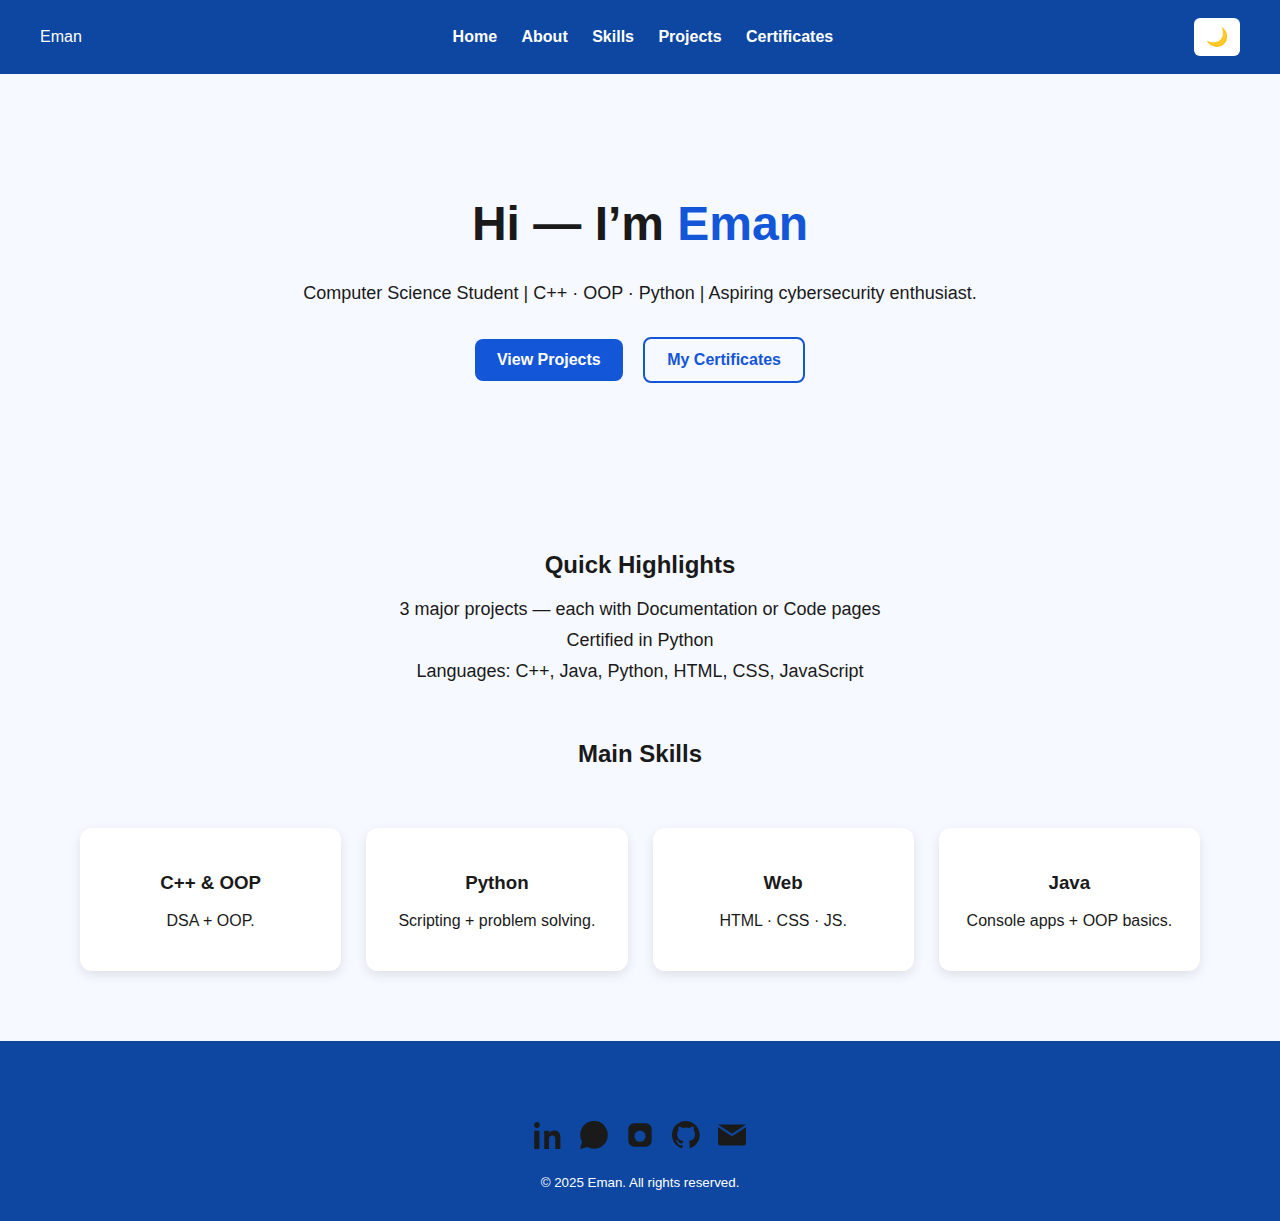
<file: index.html>
<!doctype html>
<html lang="en">
<head>
  <meta charset="utf-8" />
  <meta name="viewport" content="width=device-width,initial-scale=1" />
  <title>Eman — Portfolio</title>
  <link rel="stylesheet" href="style.css" />
</head>

<script>
  // apply saved theme on page load
  const savedTheme = localStorage.getItem("theme");
  if (savedTheme === "dark") {
    document.body.classList.add("dark");
  }

  // toggle button function
  function toggleTheme() {
    document.body.classList.toggle("dark");

    // save theme to localStorage
    if (document.body.classList.contains("dark")) {
      localStorage.setItem("theme", "dark");
    } else {
      localStorage.setItem("theme", "light");
    }
  }
</script>


<body>

  <!-- NAV / same on all pages -->
  <header class="nav">
    <div class="brand">Eman</div>

    <nav class="nav-links">
      <a href="index.html">Home</a>
      <a href="about-contact.html">About</a>
      <a href="skills.html">Skills</a>
      <a href="projects.html">Projects</a>
      <a href="certificates.html">Certificates</a>
    </nav>

    <div class="nav-actions">
      <button class="mode-toggle" aria-label="toggle theme">🌙</button>
 
    </div>
  </header>

  <main class="container">
    <section class="hero">
      <h1>Hi — I’m <span class="accent">Eman</span></h1>
      <p class="lead">Computer Science Student | C++ · OOP · Python | Aspiring cybersecurity enthusiast.</p>

      <div class="cta">
        <a class="btn" href="projects.html">View Projects</a>
        <a class="btn ghost" href="certificates.html">My Certificates</a>
      </div>
    </section>

    <section class="summary">
      <h2>Quick Highlights</h2>
      <ul>
        <li>3 major projects — each with Documentation or Code pages</li>
        <li>Certified in Python</li>
        <li>Languages: C++, Java, Python, HTML, CSS, JavaScript</li>
      </ul>
    </section>

    <section class="skills-preview">
      <h2>Main Skills</h2>
      <div class="skills-grid">
        <div class="skills-grid">
        <div class="skill"><h3>C++ & OOP</h3><p>DSA + OOP.</p></div>
        <div class="skill"><h3>Python</h3><p>Scripting + problem solving.</p></div>
        <div class="skill"><h3>Web</h3><p>HTML · CSS · JS.</p></div>
        <div class="skill"><h3>Java</h3><p>Console apps + OOP basics.</p></div>
      </div>
    </section>
  </main>

  <!-- FOOTER (same on all pages; inline SVG icons included) -->
  <footer class="site-footer">
    <div class="socials">
      <!-- LinkedIn -->
      <a href="https://www.linkedin.com/in/eman-arif-70a239331/?lipi=urn%3Ali%3Apage%3Ad_flagship3_feed%3BJZkjRzsESj6W%2F9R591qgaQ%3D%3D" target="_blank" aria-label="LinkedIn" class="icon">
        <svg viewBox="0 0 24 24" width="28" height="28"><path fill="currentColor" d="M4.98 3.5C4.98 5 3.9 6.12 2.44 6.12 1 6.12 0 5 0 3.52 0 2 1 0.88 2.44 0.88 3.9 0.88 4.98 2 4.98 3.5zM0.24 8.39h4.39V24H0.24V8.39zM8.78 8.39h4.21v2.11h.06c.59-1.12 2.05-2.3 4.22-2.3 4.51 0 5.34 2.97 5.34 6.83V24h-4.39v-7.46c0-1.78-.03-4.07-2.48-4.07-2.48 0-2.86 1.93-2.86 3.94V24H8.78V8.39z"/></svg>
      </a>
      <!-- WhatsApp -->
      <a href="https://wa.me/03180534404" target="_blank" aria-label="WhatsApp" class="icon">
        <svg viewBox="0 0 24 24" width="28" height="28"><path fill="currentColor" d="M20.52 3.48A11.72 11.72 0 0012.01 0C5.4 0 .18 5.22.18 11.83c0 2.08.55 4.11 1.6 5.9L0 24l6.47-1.64c1.74.95 3.74 1.46 5.54 1.46 6.61 0 11.83-5.22 11.83-11.83 0-3.17-1.24-6.14-3.32-8.41z"/></svg>
      </a>
      <!-- Instagram -->
      <a href="https://instagram.com/eman.arif._" target="_blank" aria-label="Instagram" class="icon">
        <svg viewBox="0 0 24 24" width="28" height="28"><path fill="currentColor" d="M7 2h10a5 5 0 015 5v10a5 5 0 01-5 5H7a5 5 0 01-5-5V7a5 5 0 015-5zm5 6.2A4.8 4.8 0 1016.8 13 4.8 4.8 0 0012 8.2zM18.5 6.2a1.2 1.2 0 11-1.2-1.2 1.2 1.2 0 011.2 1.2z"/></svg>
      </a>
      <!-- GitHub -->
      <a href="https://github.com/emanarif11" target="_blank" aria-label="GitHub" class="icon">
        <svg viewBox="0 0 24 24" width="28" height="28"><path fill="currentColor" d="M12 0a12 12 0 00-3.79 23.39c.6.11.82-.26.82-.58v-2.17c-3.34.72-4.04-1.61-4.04-1.61-.55-1.4-1.34-1.77-1.34-1.77-1.1-.75.08-.74.08-.74 1.21.08 1.85 1.25 1.85 1.25 1.08 1.84 2.84 1.31 3.54 1 .11-.78.42-1.31.76-1.61-2.67-.3-5.47-1.34-5.47-5.93 0-1.31.47-2.38 1.24-3.22-.12-.3-.54-1.53.12-3.18 0 0 1-.32 3.3 1.23a11.48 11.48 0 016 0c2.3-1.55 3.3-1.23 3.3-1.23.66 1.65.24 2.88.12 3.18.77.84 1.24 1.92 1.24 3.22 0 4.6-2.8 5.63-5.47 5.92.43.37.81 1.1.81 2.22v3.29c0 .32.22.7.83.58A12 12 0 0012 0z"/></svg>
      </a>
      <!-- Email -->
      <a href="mailto:emanarifcapr@gmail.com" aria-label="Email" class="icon">
        <svg viewBox="0 0 24 24" width="28" height="28"><path fill="currentColor" d="M12 13.065L0 5.25V19a2 2 0 002 2h20a2 2 0 002-2V5.25L12 13.064zM12 11L24 3H0l12 8z"/></svg>
      </a>
    </div>

    <small>© 2025 Eman. All rights reserved.</small>
  </footer>

  <!-- small JS for theme + mobile menu -->
  <script>
    // toggle theme
    document.querySelector('.mode-toggle').addEventListener('click', ()=> document.body.classList.toggle('dark'));

    // mobile menu: toggle nav-links display by adding/removing menu-open class on body
    document.querySelector('.menu-toggle').addEventListener('click', ()=> document.body.classList.toggle('menu-open'));

    // close menu when a nav link clicked (mobile)
    document.querySelectorAll('.nav-links a').forEach(a=>{
      a.addEventListener('click', ()=> document.body.classList.remove('menu-open'));
    });
  </script>
</body>
</html>
</file>
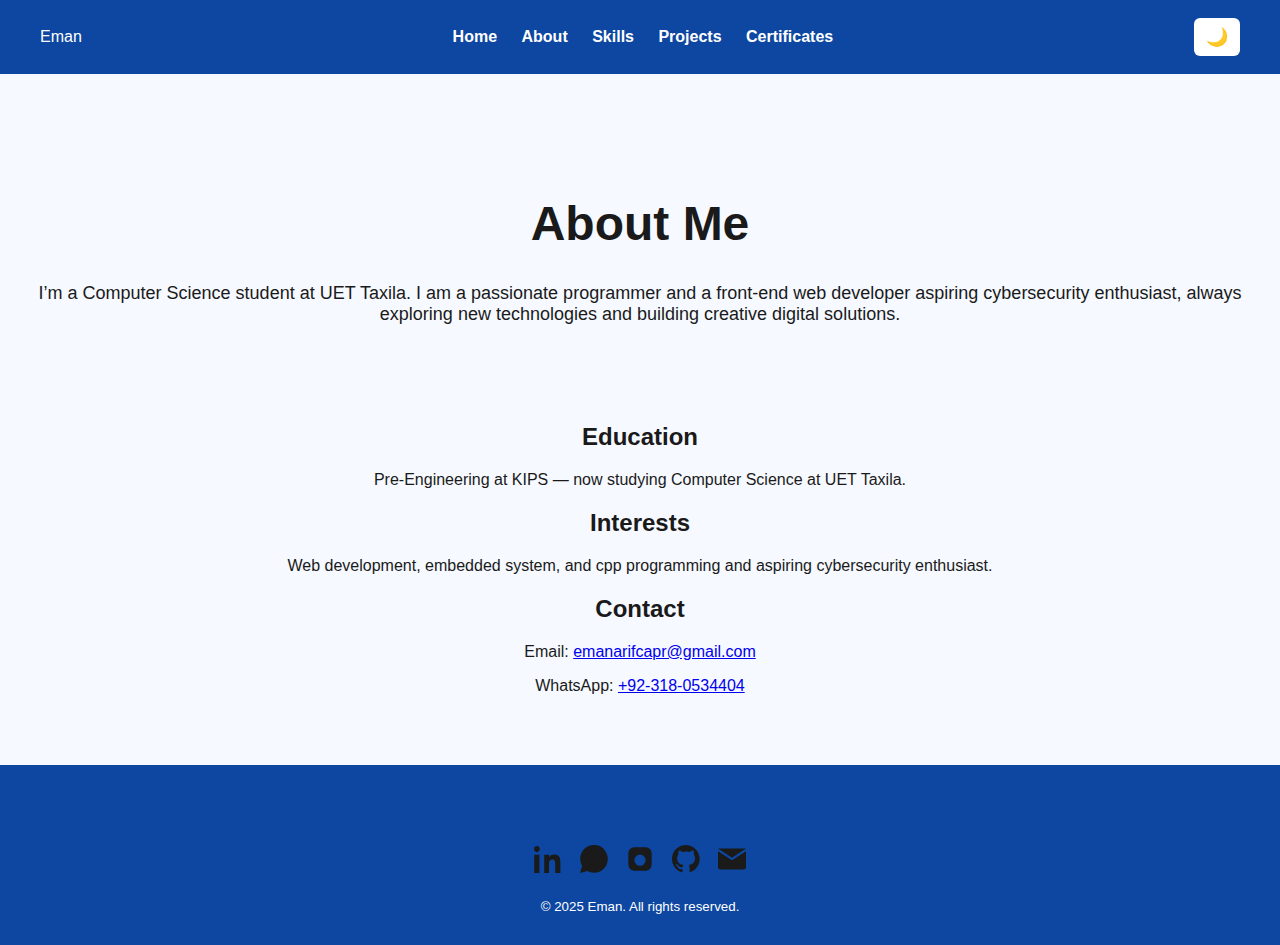
<file: about-contact.html>
<!doctype html>
<html lang="en">
<head>
  <meta charset="utf-8" />
  <meta name="viewport" content="width=device-width,initial-scale=1" />
  <title>About — Eman</title>
  <link rel="stylesheet" href="style.css" />
</head>

<script>
  // apply saved theme on page load
  const savedTheme = localStorage.getItem("theme");
  if (savedTheme === "dark") {
    document.body.classList.add("dark");
  }

  // toggle button function
  function toggleTheme() {
    document.body.classList.toggle("dark");

    // save theme to localStorage
    if (document.body.classList.contains("dark")) {
      localStorage.setItem("theme", "dark");
    } else {
      localStorage.setItem("theme", "light");
    }
  }
</script>

<body>

  <header class="nav">
    <div class="brand">Eman</div>

    <nav class="nav-links">
        
      <a href="index.html">Home</a>
      <a href="about-contact.html">About</a>
      <a href="skills.html">Skills</a>
      <a href="projects.html">Projects</a>
      <a href="certificates.html">Certificates</a>
    </nav>

    <div class="nav-actions">
      <button class="mode-toggle" aria-label="toggle theme">🌙</button>
      
    </div>
  </header>

  <main class="container">
    <section class="hero">
      <h1>About Me</h1>
      <p class="lead">I’m a Computer Science student at UET Taxila. I am a passionate programmer and a front-end web developer aspiring cybersecurity enthusiast, always exploring new technologies and building creative digital solutions.</p>
    </section>

    <section class="project-container">
      <h2>Education</h2>
      <p>Pre-Engineering at KIPS — now studying Computer Science at UET Taxila.</p>

      <h2>Interests</h2>
      <p>Web development, embedded system, and cpp programming and aspiring cybersecurity enthusiast.</p>
    </section>

    <section id="contact" class="project-container">
      <h2>Contact</h2>
      <p>Email: <a href="mailto:emanarifcapr@gmail.com">emanarifcapr@gmail.com</a></p>
      <p>WhatsApp: <a href="https://wa.me/03180534404">+92-318-0534404</a></p>
    </section>
  </main>

  <footer class="site-footer">
    <div class="socials">
      <!-- same icons as home -->
      <a href="https://https://www.linkedin.com/in/eman-arif-70a239331/?lipi=urn%3Ali%3Apage%3Ad_flagship3_feed%3BJZkjRzsESj6W%2F9R591qgaQ%3D%3D" target="_blank" class="icon"><svg viewBox="0 0 24 24" width="28" height="28"><path fill="currentColor" d="M4.98 3.5C4.98 5 3.9 6.12 2.44 6.12 1 6.12 0 5 0 3.52 0 2 1 0.88 2.44 0.88 3.9 0.88 4.98 2 4.98 3.5zM0.24 8.39h4.39V24H0.24V8.39zM8.78 8.39h4.21v2.11h.06c.59-1.12 2.05-2.3 4.22-2.3 4.51 0 5.34 2.97 5.34 6.83V24h-4.39v-7.46c0-1.78-.03-4.07-2.48-4.07-2.48 0-2.86 1.93-2.86 3.94V24H8.78V8.39z"/></svg></a>
      <a href="https://wa.me/03180534404" target="_blank" class="icon"><svg viewBox="0 0 24 24" width="28" height="28"><path fill="currentColor" d="M20.52 3.48A11.72 11.72 0 0012.01 0C5.4 0 .18 5.22.18 11.83c0 2.08.55 4.11 1.6 5.9L0 24l6.47-1.64c1.74.95 3.74 1.46 5.54 1.46 6.61 0 11.83-5.22 11.83-11.83 0-3.17-1.24-6.14-3.32-8.41z"/></svg></a>
        <!-- Instagram -->
      <a href="https://instagram.com/eman.arif._" target="_blank" aria-label="Instagram" class="icon">
        <svg viewBox="0 0 24 24" width="28" height="28"><path fill="currentColor" d="M7 2h10a5 5 0 015 5v10a5 5 0 01-5 5H7a5 5 0 01-5-5V7a5 5 0 015-5zm5 6.2A4.8 4.8 0 1016.8 13 4.8 4.8 0 0012 8.2zM18.5 6.2a1.2 1.2 0 11-1.2-1.2 1.2 1.2 0 011.2 1.2z"/></svg>
      </a>
      <a href="https://github.com/emanarif11" target="_blank" class="icon"><svg viewBox="0 0 24 24" width="28" height="28"><path fill="currentColor" d="M12 0a12 12 0 00-3.79 23.39c.6.11.82-.26.82-.58v-2.17c-3.34.72-4.04-1.61-4.04-1.61-.55-1.4-1.34-1.77-1.34-1.77-1.1-.75.08-.74.08-.74 1.21.08 1.85 1.25 1.85 1.25 1.08 1.84 2.84 1.31 3.54 1 .11-.78.42-1.31.76-1.61-2.67-.3-5.47-1.34-5.47-5.93 0-1.31.47-2.38 1.24-3.22-.12-.3-.54-1.53.12-3.18 0 0 1-.32 3.3 1.23a11.48 11.48 0 016 0c2.3-1.55 3.3-1.23 3.3-1.23.66 1.65.24 2.88.12 3.18.77.84 1.24 1.92 1.24 3.22 0 4.6-2.8 5.63-5.47 5.92.43.37.81 1.1.81 2.22v3.29c0 .32.22.7.83.58A12 12 0 0012 0z"/></svg></a>
      <a href="mailto:emanarifcapr@gmail.com" class="icon"><svg viewBox="0 0 24 24" width="28" height="28"><path fill="currentColor" d="M12 13.065L0 5.25V19a2 2 0 002 2h20a2 2 0 002-2V5.25L12 13.064zM12 11L24 3H0l12 8z"/></svg></a>
    </div>
    <small>© 2025 Eman. All rights reserved.</small>
  </footer>

  <script>
    document.querySelector('.mode-toggle').addEventListener('click', ()=> document.body.classList.toggle('dark'));
    document.querySelector('.menu-toggle').addEventListener('click', ()=> document.body.classList.toggle('menu-open'));
    document.querySelectorAll('.nav-links a').forEach(a=>a.addEventListener('click', ()=> document.body.classList.remove('menu-open')));
  </script>
</body>
</html>
</file>
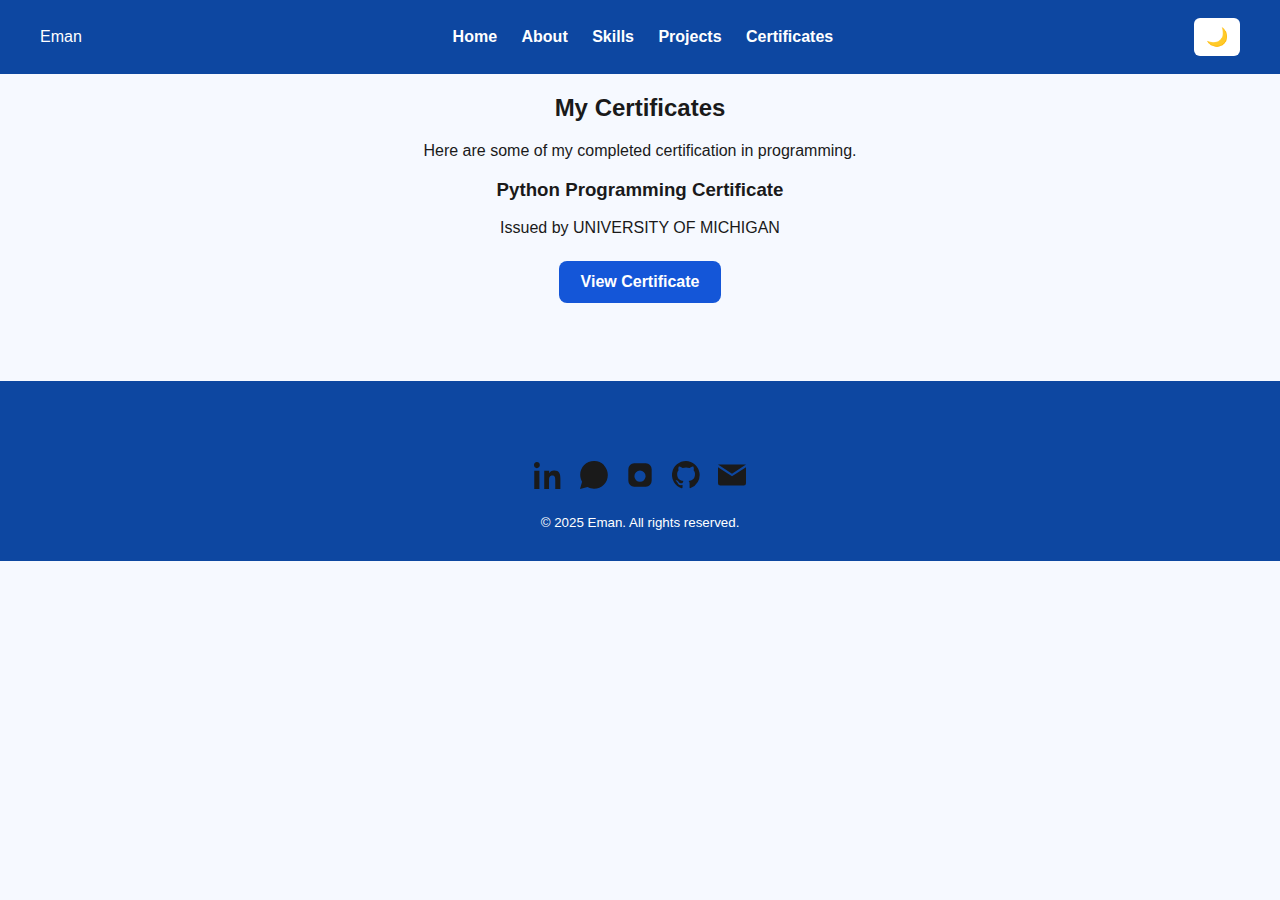
<file: certificates.html>
<!doctype html>
<html lang="en">
<head>
  <meta charset="utf-8" />
  <meta name="viewport" content="width=device-width,initial-scale=1" />
  <title>Certificates — Eman</title>
  <link rel="stylesheet" href="style.css" />
</head>

<script>
  // apply saved theme on page load
  const savedTheme = localStorage.getItem("theme");
  if (savedTheme === "dark") {
    document.body.classList.add("dark");
  }

  // toggle button function
  function toggleTheme() {
    document.body.classList.toggle("dark");

    // save theme to localStorage
    if (document.body.classList.contains("dark")) {
      localStorage.setItem("theme", "dark");
    } else {
      localStorage.setItem("theme", "light");
    }
  }
</script>


<body>

  <header class="nav">
    <div class="brand">Eman</div>

    <nav class="nav-links">
        
      <a href="index.html">Home</a>
      <a href="about-contact.html">About</a>
      <a href="skills.html">Skills</a>
      <a href="projects.html">Projects</a>
      <a href="certificates.html">Certificates</a>
    </nav>

    <div class="nav-actions">
      <button class="mode-toggle" aria-label="toggle theme">🌙</button>
      
    </div>
  </header>

  <!-- MAIN SECTION -->
  <section>
    <h2>My Certificates</h2>
    <p>Here are some of my completed certification in programming.</p>

    <div class="card-grid">

      <!-- Certificate 1 -->
      <div class="card">
        <h3>Python Programming Certificate</h3>
        <p>Issued by UNIVERSITY OF MICHIGAN</p>
          <a class="btn" href="Coursera.pdf" target="_blank">View Certificate</a>
      </div>

      

    </div>
  </section>

<!-- FOOTER -->
  <footer class="site-footer">
    <div class="socials">

      <!-- LinkedIn -->
      <a href="https://www.linkedin.com/in/eman-arif-70a239331/?lipi=urn%3Ali%3Apage%3Ad_flagship3_feed%3BJZkjRzsESj6W%2F9R591qgaQ%3D%3D" target="_blank" class="icon">
        <svg viewBox="0 0 24 24" width="28" height="28"><path fill="currentColor"
          d="M4.98 3.5C4.98 5 3.9 6.12 2.44 6.12S0 5 0 3.52 1 0.88 2.44 0.88 4.98 2 4.98 3.5zM.24 8.39h4.39V24H.24zM8.78 8.39h4.21v2.11h.06c.59-1.12 2.05-2.3 4.22-2.3 4.51 0 5.34 2.97 5.34 6.83V24h-4.39v-7.46c0-1.78-.03-4.07-2.48-4.07s-2.86 1.93-2.86 3.94V24H8.78z"/>
        </svg>
      </a>

      <!-- WhatsApp -->
      <a href="https://wa.me/03180534404" target="_blank" class="icon">
        <svg viewBox="0 0 24 24" width="28" height="28"><path fill="currentColor"
         d="M20.52 3.48A11.72 11.72 0 0012.01 0C5.4 0 .18 5.22.18 11.83c0 2.08.55 4.11 1.6 5.9L0 24l6.47-1.64c1.74.95 3.74 1.46 5.54 1.46 6.61 0 11.83-5.22 11.83-11.83 0-3.17-1.24-6.14-3.32-8.41z"/>
        </svg>
      </a>

      <!-- Instagram -->
      <a href="https://instagram.com/eman.arif._" target="_blank" class="icon">
        <svg viewBox="0 0 24 24" width="28" height="28"><path fill="currentColor"
        d="M7 2h10a5 5 0 015 5v10a5 5 0 01-5 5H7a5 5 0 01-5-5V7a5 5 0 015-5zm5 6.2A4.8 4.8 0 1016.8 13 4.8 4.8 0 0012 8.2zM18.5 6.2a1.2 1.2 0 11-1.2-1.2 1.2 1.2 0 011.2 1.2z"/></svg>
      </a>

      <!-- GitHub -->
      <a href="https://github.com/emanarif11" target="_blank" class="icon">
        <svg viewBox="0 0 24 24" width="28" height="28"><path fill="currentColor"
        d="M12 0a12 12 0 00-3.79 23.39c.6.11.82-.26.82-.58v-2.17c-3.34.72-4.04-1.61-4.04-1.61-.55-1.4-1.34-1.77-1.34-1.77-1.1-.75.08-.74.08-.74 1.21.08 1.85 1.25 1.85 1.25 1.08 1.84 2.84 1.31 3.54 1 .11-.78.42-1.31.76-1.61-2.67-.3-5.47-1.34-5.47-5.93 0-1.31.47-2.38 1.24-3.22-.12-.3-.54-1.53.12-3.18 0 0 1-.32 3.3 1.23a11.48 11.48 0 016 0c2.3-1.55 3.3-1.23 3.3-1.23.66 1.65.24 2.88.12 3.18.77.84 1.24 1.92 1.24 3.22 0 4.6-2.8 5.63-5.47 5.92.43.37.81 1.1.81 2.22v3.29c0 .32.22.7.83.58A12 12 0 0012 0z"/></svg>
      </a>

      <!-- Email -->
      <a href="mailto:emanarifcapr@gmail.com" class="icon">
        <svg viewBox="0 0 24 24" width="28" height="28"><path fill="currentColor"
        d="M12 13.065L0 5.25V19a2 2 0 002 2h20a2 2 0 002-2V5.25L12 13.064zM12 11L24 3H0l12 8z"/></svg>
      </a>
    </div>

    <small>© 2025 Eman. All rights reserved.</small>
  </footer>
   <script>
    document.querySelector('.mode-toggle').addEventListener('click', ()=> document.body.classList.toggle('dark'));
    document.querySelector('.menu-toggle').addEventListener('click', ()=> document.body.classList.toggle('menu-open'));
    document.querySelectorAll('.nav-links a').forEach(a=>a.addEventListener('click', ()=> document.body.classList.remove('menu-open')));
  </script>

</body>
</html>
</file>
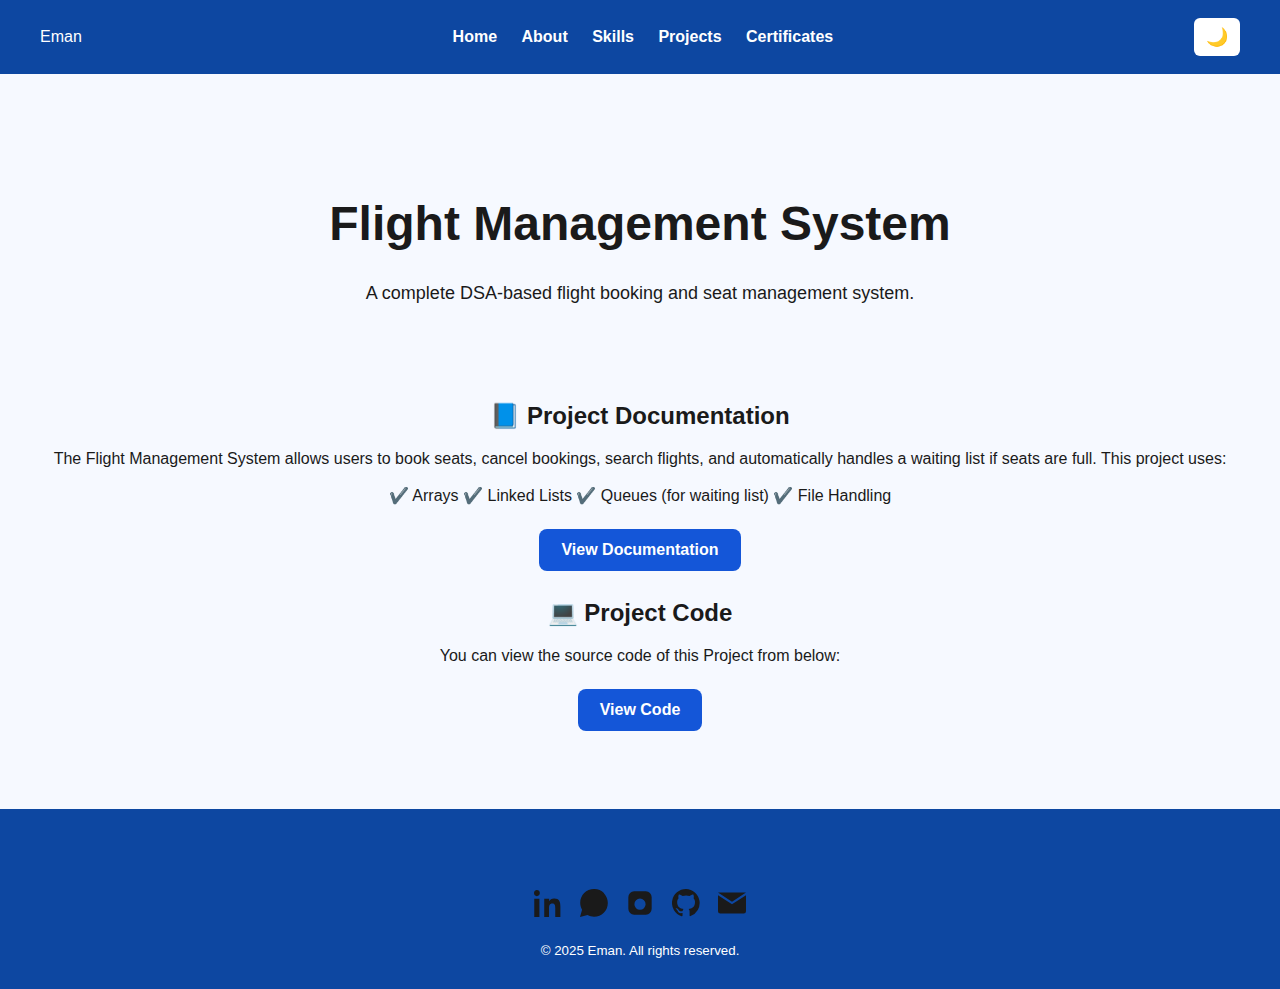
<file: project1.html>
<!doctype html>
<html lang="en">
<head>
  <meta charset="utf-8" />
  <meta name="viewport" content="width=device-width,initial-scale=1" />
  <title>Flight Management System — Eman</title>
  <link rel="stylesheet" href="style.css" />
</head>

<script>
  const savedTheme = localStorage.getItem("theme");
  if (savedTheme === "dark") {
    document.body.classList.add("dark");
  }

  function toggleTheme() {
    document.body.classList.toggle("dark");
    localStorage.setItem("theme", document.body.classList.contains("dark") ? "dark" : "light");
  }
</script>

<body>

<header class="nav">
  <div class="brand">Eman</div>

  <nav class="nav-links">
    <a href="index.html">Home</a>
    <a href="about-contact.html">About</a>
    <a href="skills.html">Skills</a>
    <a href="projects.html">Projects</a>
    <a href="certificates.html">Certificates</a>
  </nav>

  <div class="nav-actions">
    <button class="mode-toggle" onclick="toggleTheme()">🌙</button>
  </div>
</header>

<main class="container">

  <section class="hero small-hero">
    <h1>Flight Management System</h1>
    <p class="lead">A complete DSA-based flight booking and seat management system.</p>
  </section>

  <section class="project-details">

    <h2>📘 Project Documentation</h2>
    <p>
      The Flight Management System allows users to book seats, cancel bookings, 
      search flights, and automatically handles a waiting list if seats are full.
      This project uses:
      <br><br>
      ✔️ Arrays  
      ✔️ Linked Lists  
      ✔️ Queues (for waiting list)  
      ✔️ File Handling  
    </p>

    <a href="Flight_Management_System.docx" class="btn" target="_blank">View Documentation</a>

    <h2>💻 Project Code</h2>
    <p>You can view the source code of this Project from below:</p>

    <a href="https://github.com/emanarif11/Flight-Management-system/blob/main/dsa%20project.cpp" class="btn" target="_blank">View Code</a>

  </section>

</main>

 <!-- FOOTER -->
  <footer class="site-footer">
    <div class="socials">

      <!-- LinkedIn -->
      <a href="https://www.linkedin.com/in/eman-arif-70a239331/?lipi=urn%3Ali%3Apage%3Ad_flagship3_feed%3BJZkjRzsESj6W%2F9R591qgaQ%3D%3D" target="_blank" class="icon">
        <svg viewBox="0 0 24 24" width="28" height="28"><path fill="currentColor"
          d="M4.98 3.5C4.98 5 3.9 6.12 2.44 6.12S0 5 0 3.52 1 0.88 2.44 0.88 4.98 2 4.98 3.5zM.24 8.39h4.39V24H.24zM8.78 8.39h4.21v2.11h.06c.59-1.12 2.05-2.3 4.22-2.3 4.51 0 5.34 2.97 5.34 6.83V24h-4.39v-7.46c0-1.78-.03-4.07-2.48-4.07s-2.86 1.93-2.86 3.94V24H8.78z"/>
        </svg>
      </a>

      <!-- WhatsApp -->
      <a href="https://wa.me/03180534404" target="_blank" class="icon">
        <svg viewBox="0 0 24 24" width="28" height="28"><path fill="currentColor"
         d="M20.52 3.48A11.72 11.72 0 0012.01 0C5.4 0 .18 5.22.18 11.83c0 2.08.55 4.11 1.6 5.9L0 24l6.47-1.64c1.74.95 3.74 1.46 5.54 1.46 6.61 0 11.83-5.22 11.83-11.83 0-3.17-1.24-6.14-3.32-8.41z"/>
        </svg>
      </a>

      <!-- Instagram -->
      <a href="https://instagram.com/eman.arif._" target="_blank" class="icon">
        <svg viewBox="0 0 24 24" width="28" height="28"><path fill="currentColor"
        d="M7 2h10a5 5 0 015 5v10a5 5 0 01-5 5H7a5 5 0 01-5-5V7a5 5 0 015-5zm5 6.2A4.8 4.8 0 1016.8 13 4.8 4.8 0 0012 8.2zM18.5 6.2a1.2 1.2 0 11-1.2-1.2 1.2 1.2 0 011.2 1.2z"/></svg>
      </a>

      <!-- GitHub -->
      <a href="https://github.com/emanarif11" target="_blank" class="icon">
        <svg viewBox="0 0 24 24" width="28" height="28"><path fill="currentColor"
        d="M12 0a12 12 0 00-3.79 23.39c.6.11.82-.26.82-.58v-2.17c-3.34.72-4.04-1.61-4.04-1.61-.55-1.4-1.34-1.77-1.34-1.77-1.1-.75.08-.74.08-.74 1.21.08 1.85 1.25 1.85 1.25 1.08 1.84 2.84 1.31 3.54 1 .11-.78.42-1.31.76-1.61-2.67-.3-5.47-1.34-5.47-5.93 0-1.31.47-2.38 1.24-3.22-.12-.3-.54-1.53.12-3.18 0 0 1-.32 3.3 1.23a11.48 11.48 0 016 0c2.3-1.55 3.3-1.23 3.3-1.23.66 1.65.24 2.88.12 3.18.77.84 1.24 1.92 1.24 3.22 0 4.6-2.8 5.63-5.47 5.92.43.37.81 1.1.81 2.22v3.29c0 .32.22.7.83.58A12 12 0 0012 0z"/></svg>
      </a>

      <!-- Email -->
      <a href="mailto:emanarifcapr@gmail.com" class="icon">
        <svg viewBox="0 0 24 24" width="28" height="28"><path fill="currentColor"
        d="M12 13.065L0 5.25V19a2 2 0 002 2h20a2 2 0 002-2V5.25L12 13.064zM12 11L24 3H0l12 8z"/></svg>
      </a>
    </div>

    <small>© 2025 Eman. All rights reserved.</small>
  </footer>

</body>
</html>
</file>
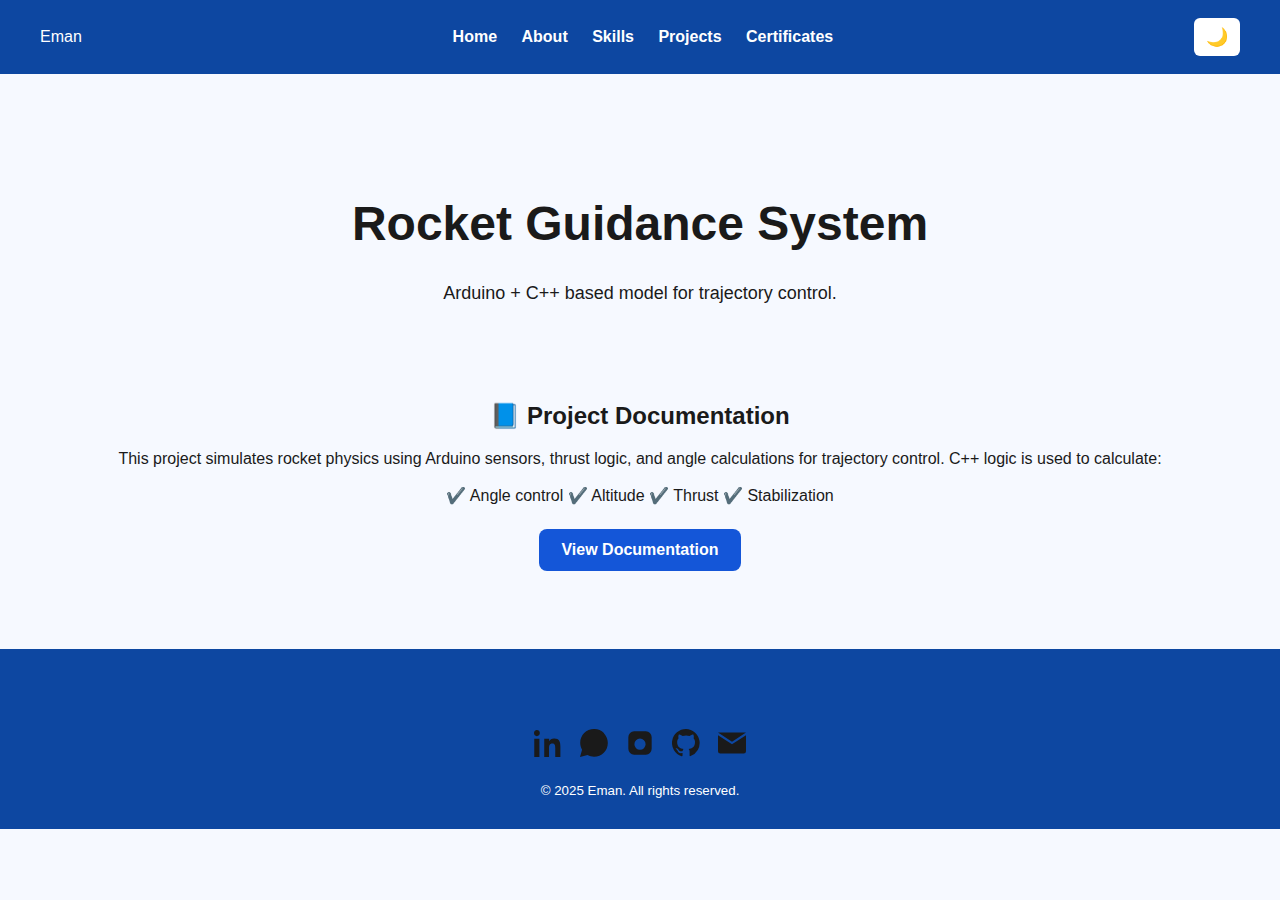
<file: project2.html>
<!doctype html>
<html lang="en">
<head>
  <meta charset="utf-8" />
  <meta name="viewport" content="width=device-width,initial-scale=1" />
  <title>Rocket Guidance System — Eman</title>
  <link rel="stylesheet" href="style.css" />
</head>

<script>
  const savedTheme = localStorage.getItem("theme");
  if (savedTheme === "dark") document.body.classList.add("dark");

  function toggleTheme() {
    document.body.classList.toggle("dark");
    localStorage.setItem("theme", document.body.classList.contains("dark") ? "dark" : "light");
  }
</script>

<body>

<header class="nav">
  <div class="brand">Eman</div>
  <nav class="nav-links">
    <a href="index.html">Home</a>
    <a href="about-contact.html">About</a>
    <a href="skills.html">Skills</a>
    <a href="projects.html">Projects</a>
    <a href="certificates.html">Certificates</a>
  </nav>
  <button class="mode-toggle" onclick="toggleTheme()">🌙</button>
</header>

<main class="container">

  <section class="hero small-hero">
    <h1>Rocket Guidance System</h1>
    <p class="lead">Arduino + C++ based model for trajectory control.</p>
  </section>

  <section class="project-details">

    <h2>📘 Project Documentation</h2>
    <p>
      This project simulates rocket physics using Arduino sensors, thrust logic,
      and angle calculations for trajectory control. C++ logic is used to calculate:
      <br><br>
      ✔️ Angle control  
      ✔️ Altitude  
      ✔️ Thrust  
      ✔️ Stabilization  
    </p>

    <a href="report ict.pdf" class="btn" target="_blank">View Documentation</a>

   
  </section>

</main>

 <!-- FOOTER -->
  <footer class="site-footer">
    <div class="socials">

      <!-- LinkedIn -->
      <a href="https://www.linkedin.com/in/eman-arif-70a239331/?lipi=urn%3Ali%3Apage%3Ad_flagship3_feed%3BJZkjRzsESj6W%2F9R591qgaQ%3D%3D" target="_blank" class="icon">
        <svg viewBox="0 0 24 24" width="28" height="28"><path fill="currentColor"
          d="M4.98 3.5C4.98 5 3.9 6.12 2.44 6.12S0 5 0 3.52 1 0.88 2.44 0.88 4.98 2 4.98 3.5zM.24 8.39h4.39V24H.24zM8.78 8.39h4.21v2.11h.06c.59-1.12 2.05-2.3 4.22-2.3 4.51 0 5.34 2.97 5.34 6.83V24h-4.39v-7.46c0-1.78-.03-4.07-2.48-4.07s-2.86 1.93-2.86 3.94V24H8.78z"/>
        </svg>
      </a>

      <!-- WhatsApp -->
      <a href="https://wa.me/03180534404" target="_blank" class="icon">
        <svg viewBox="0 0 24 24" width="28" height="28"><path fill="currentColor"
         d="M20.52 3.48A11.72 11.72 0 0012.01 0C5.4 0 .18 5.22.18 11.83c0 2.08.55 4.11 1.6 5.9L0 24l6.47-1.64c1.74.95 3.74 1.46 5.54 1.46 6.61 0 11.83-5.22 11.83-11.83 0-3.17-1.24-6.14-3.32-8.41z"/>
        </svg>
      </a>

      <!-- Instagram -->
      <a href="https://instagram.com/eman.arif._" target="_blank" class="icon">
        <svg viewBox="0 0 24 24" width="28" height="28"><path fill="currentColor"
        d="M7 2h10a5 5 0 015 5v10a5 5 0 01-5 5H7a5 5 0 01-5-5V7a5 5 0 015-5zm5 6.2A4.8 4.8 0 1016.8 13 4.8 4.8 0 0012 8.2zM18.5 6.2a1.2 1.2 0 11-1.2-1.2 1.2 1.2 0 011.2 1.2z"/></svg>
      </a>

      <!-- GitHub -->
      <a href="https://github.com/emanarif11" target="_blank" class="icon">
        <svg viewBox="0 0 24 24" width="28" height="28"><path fill="currentColor"
        d="M12 0a12 12 0 00-3.79 23.39c.6.11.82-.26.82-.58v-2.17c-3.34.72-4.04-1.61-4.04-1.61-.55-1.4-1.34-1.77-1.34-1.77-1.1-.75.08-.74.08-.74 1.21.08 1.85 1.25 1.85 1.25 1.08 1.84 2.84 1.31 3.54 1 .11-.78.42-1.31.76-1.61-2.67-.3-5.47-1.34-5.47-5.93 0-1.31.47-2.38 1.24-3.22-.12-.3-.54-1.53.12-3.18 0 0 1-.32 3.3 1.23a11.48 11.48 0 016 0c2.3-1.55 3.3-1.23 3.3-1.23.66 1.65.24 2.88.12 3.18.77.84 1.24 1.92 1.24 3.22 0 4.6-2.8 5.63-5.47 5.92.43.37.81 1.1.81 2.22v3.29c0 .32.22.7.83.58A12 12 0 0012 0z"/></svg>
      </a>

      <!-- Email -->
      <a href="mailto:emanarifcapr@gmail.com" class="icon">
        <svg viewBox="0 0 24 24" width="28" height="28"><path fill="currentColor"
        d="M12 13.065L0 5.25V19a2 2 0 002 2h20a2 2 0 002-2V5.25L12 13.064zM12 11L24 3H0l12 8z"/></svg>
      </a>
    </div>

    <small>© 2025 Eman. All rights reserved.</small>
  </footer>

</body>
</html>
</file>
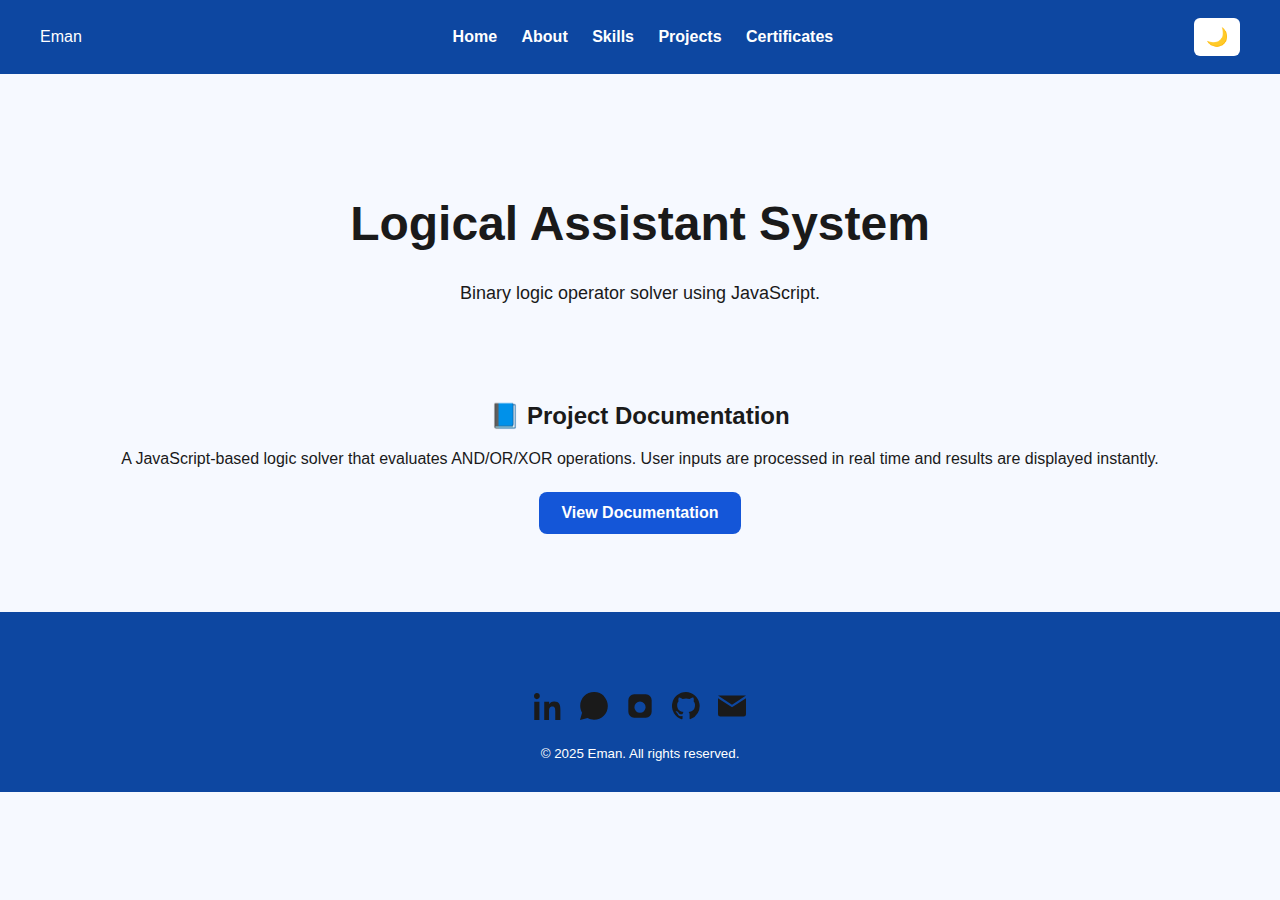
<file: project3.html>
<!doctype html>
<html lang="en">
<head>
  <meta charset="utf-8" />
  <meta name="viewport" content="width=device-width,initial-scale=1" />
  <title>Logical Assistant — Eman</title>
  <link rel="stylesheet" href="style.css" />
</head>

<script>
  const savedTheme = localStorage.getItem("theme");
  if (savedTheme === "dark") document.body.classList.add("dark");

  function toggleTheme() {
    document.body.classList.toggle("dark");
    localStorage.setItem("theme", document.body.classList.contains("dark") ? "dark" : "light");
  }
</script>

<body>

<header class="nav">
  <div class="brand">Eman</div>
  <nav class="nav-links">
    <a href="index.html">Home</a>
    <a href="about-contact.html">About</a>
    <a href="skills.html">Skills</a>
    <a href="projects.html">Projects</a>
    <a href="certificates.html">Certificates</a>
  </nav>
  <button class="mode-toggle" onclick="toggleTheme()">🌙</button>
</header>

<main class="container">

  <section class="hero small-hero">
    <h1>Logical Assistant System</h1>
    <p class="lead">Binary logic operator solver using JavaScript.</p>
  </section>

  <section class="project-details">

    <h2>📘 Project Documentation</h2>
    <p>
      A JavaScript-based logic solver that evaluates AND/OR/XOR operations.
      User inputs are processed in real time and results are displayed instantly.
    </p>

    <a href="DS REPORT.pdf" class="btn" target="_blank">View Documentation</a>

    
  </section>

</main>

<!-- FOOTER -->
  <footer class="site-footer">
    <div class="socials">

      <!-- LinkedIn -->
      <a href="https://www.linkedin.com/in/eman-arif-70a239331/?lipi=urn%3Ali%3Apage%3Ad_flagship3_feed%3BJZkjRzsESj6W%2F9R591qgaQ%3D%3D" target="_blank" class="icon">
        <svg viewBox="0 0 24 24" width="28" height="28"><path fill="currentColor"
          d="M4.98 3.5C4.98 5 3.9 6.12 2.44 6.12S0 5 0 3.52 1 0.88 2.44 0.88 4.98 2 4.98 3.5zM.24 8.39h4.39V24H.24zM8.78 8.39h4.21v2.11h.06c.59-1.12 2.05-2.3 4.22-2.3 4.51 0 5.34 2.97 5.34 6.83V24h-4.39v-7.46c0-1.78-.03-4.07-2.48-4.07s-2.86 1.93-2.86 3.94V24H8.78z"/>
        </svg>
      </a>

      <!-- WhatsApp -->
      <a href="https://wa.me/03180534404" target="_blank" class="icon">
        <svg viewBox="0 0 24 24" width="28" height="28"><path fill="currentColor"
         d="M20.52 3.48A11.72 11.72 0 0012.01 0C5.4 0 .18 5.22.18 11.83c0 2.08.55 4.11 1.6 5.9L0 24l6.47-1.64c1.74.95 3.74 1.46 5.54 1.46 6.61 0 11.83-5.22 11.83-11.83 0-3.17-1.24-6.14-3.32-8.41z"/>
        </svg>
      </a>

      <!-- Instagram -->
      <a href="https://instagram.com/eman.arif._" target="_blank" class="icon">
        <svg viewBox="0 0 24 24" width="28" height="28"><path fill="currentColor"
        d="M7 2h10a5 5 0 015 5v10a5 5 0 01-5 5H7a5 5 0 01-5-5V7a5 5 0 015-5zm5 6.2A4.8 4.8 0 1016.8 13 4.8 4.8 0 0012 8.2zM18.5 6.2a1.2 1.2 0 11-1.2-1.2 1.2 1.2 0 011.2 1.2z"/></svg>
      </a>

      <!-- GitHub -->
      <a href="https://github.com/emanarif11" target="_blank" class="icon">
        <svg viewBox="0 0 24 24" width="28" height="28"><path fill="currentColor"
        d="M12 0a12 12 0 00-3.79 23.39c.6.11.82-.26.82-.58v-2.17c-3.34.72-4.04-1.61-4.04-1.61-.55-1.4-1.34-1.77-1.34-1.77-1.1-.75.08-.74.08-.74 1.21.08 1.85 1.25 1.85 1.25 1.08 1.84 2.84 1.31 3.54 1 .11-.78.42-1.31.76-1.61-2.67-.3-5.47-1.34-5.47-5.93 0-1.31.47-2.38 1.24-3.22-.12-.3-.54-1.53.12-3.18 0 0 1-.32 3.3 1.23a11.48 11.48 0 016 0c2.3-1.55 3.3-1.23 3.3-1.23.66 1.65.24 2.88.12 3.18.77.84 1.24 1.92 1.24 3.22 0 4.6-2.8 5.63-5.47 5.92.43.37.81 1.1.81 2.22v3.29c0 .32.22.7.83.58A12 12 0 0012 0z"/></svg>
      </a>

      <!-- Email -->
      <a href="mailto:emanarifcapr@gmail.com" class="icon">
        <svg viewBox="0 0 24 24" width="28" height="28"><path fill="currentColor"
        d="M12 13.065L0 5.25V19a2 2 0 002 2h20a2 2 0 002-2V5.25L12 13.064zM12 11L24 3H0l12 8z"/></svg>
      </a>
    </div>

    <small>© 2025 Eman. All rights reserved.</small>
  </footer>

</body>
</html>
</file>
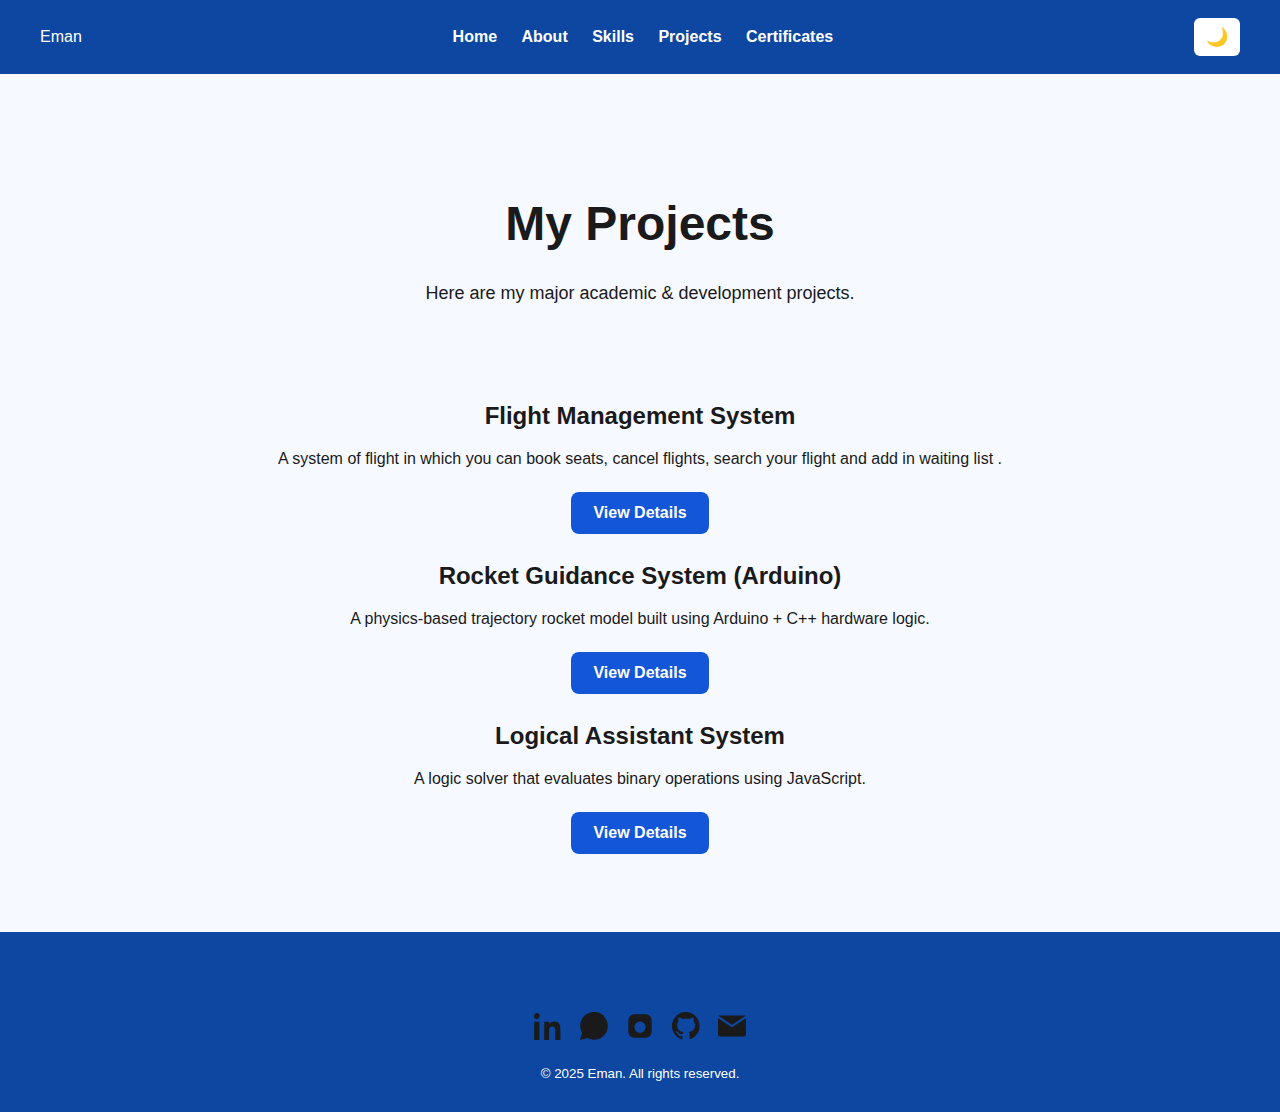
<file: projects.html>
<!doctype html>
<html lang="en">
<head>
  <meta charset="utf-8" />
  <meta name="viewport" content="width=device-width,initial-scale=1" />
  <title>Projects — Eman</title>
  <link rel="stylesheet" href="style.css" />
</head>

<script>
  // apply saved theme on page load
  const savedTheme = localStorage.getItem("theme");
  if (savedTheme === "dark") {
    document.body.classList.add("dark");
  }

  // toggle button function
  function toggleTheme() {
    document.body.classList.toggle("dark");

    // save theme to localStorage
    if (document.body.classList.contains("dark")) {
      localStorage.setItem("theme", "dark");
    } else {
      localStorage.setItem("theme", "light");
    }
  }
</script>


<body>

  <header class="nav">
    <div class="brand">Eman</div>

    <nav class="nav-links">
        
      <a href="index.html">Home</a>
      <a href="about-contact.html">About</a>
      <a href="skills.html">Skills</a>
      <a href="projects.html">Projects</a>
      <a href="certificates.html">Certificates</a>
    </nav>

    <div class="nav-actions">
      <button class="mode-toggle" aria-label="toggle theme">🌙</button>
      
    </div>
  </header>

  <main class="container">

    <section class="hero small-hero">
      <h1>My Projects</h1>
      <p class="lead">Here are my major academic & development projects.</p>
    </section>

    <section class="projects-list">
      <!-- Project 1 -->
      <div class="project-card">
        <h2>Flight Management System</h2>
        <p>A system of flight in which you can book seats, cancel flights, search your flight and add in waiting list .</p>
        <a href="project1.html" class="btn">View Details</a>
      </div>

      <!-- Project 2 -->
      <div class="project-card">
        <h2>Rocket Guidance System (Arduino)</h2>
        <p>A physics-based trajectory rocket model built using Arduino + C++ hardware logic.</p>
        <a href="project2.html" class="btn">View Details</a>
      </div>

      <!-- Project 3 -->
      <div class="project-card">
        <h2>Logical Assistant System</h2>
        <p>A logic solver that evaluates binary operations using JavaScript.</p>
        <a href="project3.html" class="btn">View Details</a>
      </div>

    </section>

  </main>

  <!-- FOOTER -->
  <footer class="site-footer">
    <div class="socials">

      <!-- LinkedIn -->
      <a href="https://www.linkedin.com/in/eman-arif-70a239331/?lipi=urn%3Ali%3Apage%3Ad_flagship3_feed%3BJZkjRzsESj6W%2F9R591qgaQ%3D%3D" target="_blank" class="icon">
        <svg viewBox="0 0 24 24" width="28" height="28"><path fill="currentColor"
          d="M4.98 3.5C4.98 5 3.9 6.12 2.44 6.12S0 5 0 3.52 1 0.88 2.44 0.88 4.98 2 4.98 3.5zM.24 8.39h4.39V24H.24zM8.78 8.39h4.21v2.11h.06c.59-1.12 2.05-2.3 4.22-2.3 4.51 0 5.34 2.97 5.34 6.83V24h-4.39v-7.46c0-1.78-.03-4.07-2.48-4.07s-2.86 1.93-2.86 3.94V24H8.78z"/>
        </svg>
      </a>

      <!-- WhatsApp -->
      <a href="https://wa.me/03180534404" target="_blank" class="icon">
        <svg viewBox="0 0 24 24" width="28" height="28"><path fill="currentColor"
         d="M20.52 3.48A11.72 11.72 0 0012.01 0C5.4 0 .18 5.22.18 11.83c0 2.08.55 4.11 1.6 5.9L0 24l6.47-1.64c1.74.95 3.74 1.46 5.54 1.46 6.61 0 11.83-5.22 11.83-11.83 0-3.17-1.24-6.14-3.32-8.41z"/>
        </svg>
      </a>

      <!-- Instagram -->
      <a href="https://instagram.com/eman.arif._" target="_blank" class="icon">
        <svg viewBox="0 0 24 24" width="28" height="28"><path fill="currentColor"
        d="M7 2h10a5 5 0 015 5v10a5 5 0 01-5 5H7a5 5 0 01-5-5V7a5 5 0 015-5zm5 6.2A4.8 4.8 0 1016.8 13 4.8 4.8 0 0012 8.2zM18.5 6.2a1.2 1.2 0 11-1.2-1.2 1.2 1.2 0 011.2 1.2z"/></svg>
      </a>

      <!-- GitHub -->
      <a href="https://github.com/emanarif11" target="_blank" class="icon">
        <svg viewBox="0 0 24 24" width="28" height="28"><path fill="currentColor"
        d="M12 0a12 12 0 00-3.79 23.39c.6.11.82-.26.82-.58v-2.17c-3.34.72-4.04-1.61-4.04-1.61-.55-1.4-1.34-1.77-1.34-1.77-1.1-.75.08-.74.08-.74 1.21.08 1.85 1.25 1.85 1.25 1.08 1.84 2.84 1.31 3.54 1 .11-.78.42-1.31.76-1.61-2.67-.3-5.47-1.34-5.47-5.93 0-1.31.47-2.38 1.24-3.22-.12-.3-.54-1.53.12-3.18 0 0 1-.32 3.3 1.23a11.48 11.48 0 016 0c2.3-1.55 3.3-1.23 3.3-1.23.66 1.65.24 2.88.12 3.18.77.84 1.24 1.92 1.24 3.22 0 4.6-2.8 5.63-5.47 5.92.43.37.81 1.1.81 2.22v3.29c0 .32.22.7.83.58A12 12 0 0012 0z"/></svg>
      </a>

      <!-- Email -->
      <a href="mailto:emanarifcapr@gmail.com" class="icon">
        <svg viewBox="0 0 24 24" width="28" height="28"><path fill="currentColor"
        d="M12 13.065L0 5.25V19a2 2 0 002 2h20a2 2 0 002-2V5.25L12 13.064zM12 11L24 3H0l12 8z"/></svg>
      </a>
    </div>

    <small>© 2025 Eman. All rights reserved.</small>
  </footer>

<script>
  document.querySelectorAll('.nav-links a').forEach(a => {
    a.addEventListener('click', () => document.body.classList.remove('menu-open'));
     
    document.querySelector('.mode-toggle').addEventListener('click', ()=> document.body.classList.toggle('dark'));
    document.querySelector('.menu-toggle').addEventListener('click', ()=> document.body.classList.toggle('menu-open'));
    document.querySelectorAll('.nav-links a').forEach(a=>a.addEventListener('click', ()=> document.body.classList.remove('menu-open')));
 
  });
</script>

</body>
</html>
</file>
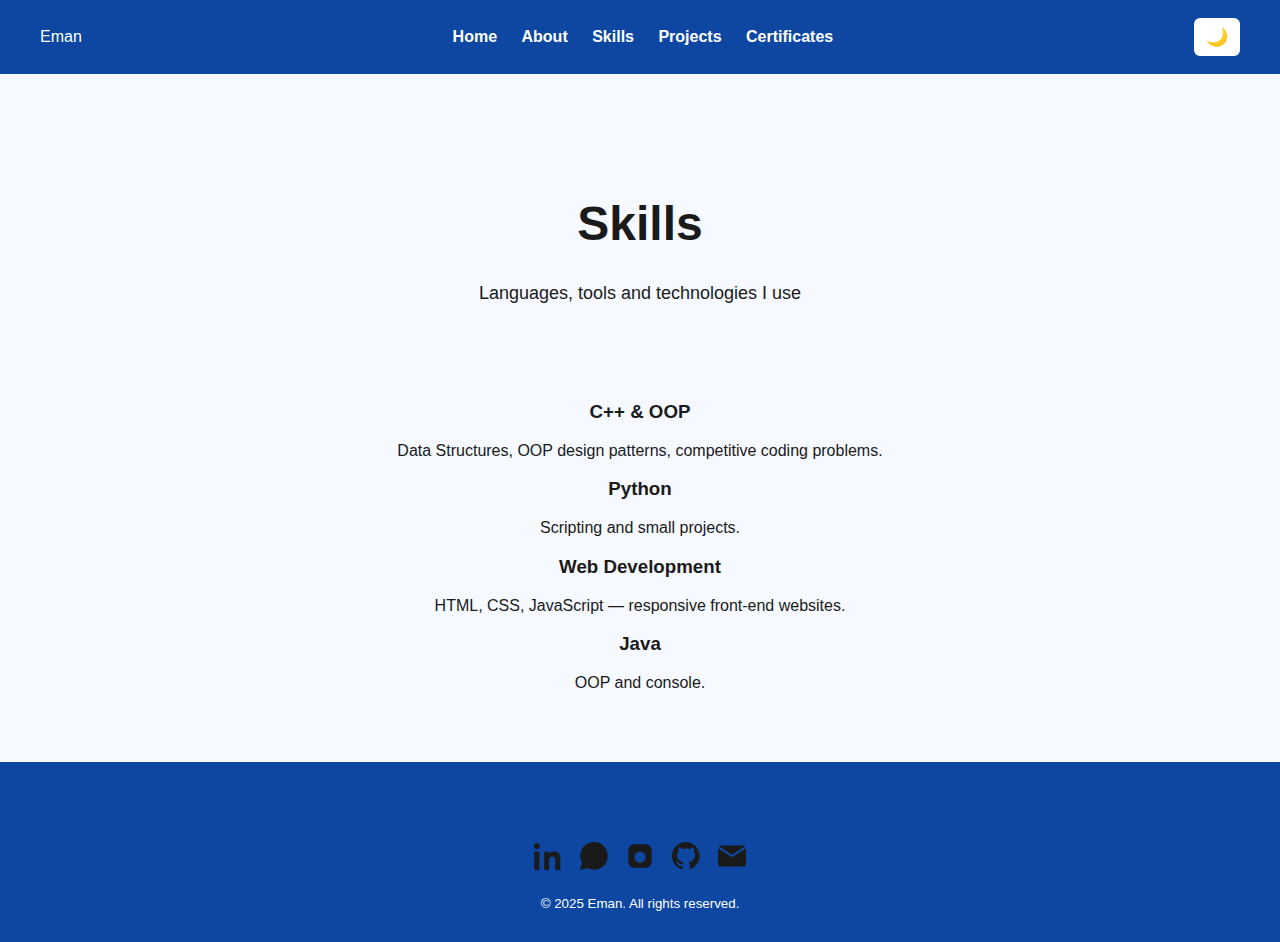
<file: skills.html>
<!doctype html>
<html lang="en">
<head>
  <meta charset="utf-8" />
  <meta name="viewport" content="width=device-width,initial-scale=1" />
  <title>Skills — Eman</title>
  <link rel="stylesheet" href="style.css" />
</head>

<script>
  // apply saved theme on page load
  const savedTheme = localStorage.getItem("theme");
  if (savedTheme === "dark") {
    document.body.classList.add("dark");
  }

  // toggle button function
  function toggleTheme() {
    document.body.classList.toggle("dark");

    // save theme to localStorage
    if (document.body.classList.contains("dark")) {
      localStorage.setItem("theme", "dark");
    } else {
      localStorage.setItem("theme", "light");
    }
  }
</script>


<body>

  <header class="nav">
    <div class="brand">Eman</div>

    <nav class="nav-links">
        
      <a href="index.html">Home</a>
      <a href="about-contact.html">About</a>
      <a href="skills.html">Skills</a>
      <a href="projects.html">Projects</a>
      <a href="certificates.html">Certificates</a>
    </nav>

    <div class="nav-actions">
      <button class="mode-toggle" aria-label="toggle theme">🌙</button>
     
    </div>
  </header>

  <main class="container">
    <section class="hero">
      <h1>Skills</h1>
      <p class="lead">Languages, tools and technologies I use</p>
    </section>

    <section class="card-grid">
      <div class="card">
        <h3>C++ &amp; OOP</h3>
        <p>Data Structures, OOP design patterns, competitive coding problems.</p>
      </div>

      <div class="card">
        <h3>Python</h3>
        <p>Scripting and small projects.</p>
      </div>

      <div class="card">
        <h3>Web Development</h3>
        <p>HTML, CSS, JavaScript — responsive front-end websites.</p>
      </div>

      <div class="card">
        <h3>Java</h3>
        <p>OOP and console.</p>
      </div>
    </section>
  </main>

   <!-- FOOTER -->
  <footer class="site-footer">
    <div class="socials">

      <!-- LinkedIn -->
      <a href="https://www.linkedin.com/in/eman-arif-70a239331/?lipi=urn%3Ali%3Apage%3Ad_flagship3_feed%3BJZkjRzsESj6W%2F9R591qgaQ%3D%3D" target="_blank" class="icon">
        <svg viewBox="0 0 24 24" width="28" height="28"><path fill="currentColor"
          d="M4.98 3.5C4.98 5 3.9 6.12 2.44 6.12S0 5 0 3.52 1 0.88 2.44 0.88 4.98 2 4.98 3.5zM.24 8.39h4.39V24H.24zM8.78 8.39h4.21v2.11h.06c.59-1.12 2.05-2.3 4.22-2.3 4.51 0 5.34 2.97 5.34 6.83V24h-4.39v-7.46c0-1.78-.03-4.07-2.48-4.07s-2.86 1.93-2.86 3.94V24H8.78z"/>
        </svg>
      </a>

      <!-- WhatsApp -->
      <a href="https://wa.me/03180534404" target="_blank" class="icon">
        <svg viewBox="0 0 24 24" width="28" height="28"><path fill="currentColor"
         d="M20.52 3.48A11.72 11.72 0 0012.01 0C5.4 0 .18 5.22.18 11.83c0 2.08.55 4.11 1.6 5.9L0 24l6.47-1.64c1.74.95 3.74 1.46 5.54 1.46 6.61 0 11.83-5.22 11.83-11.83 0-3.17-1.24-6.14-3.32-8.41z"/>
        </svg>
      </a>

      <!-- Instagram -->
      <a href="https://instagram.com/eman.arif._" target="_blank" class="icon">
        <svg viewBox="0 0 24 24" width="28" height="28"><path fill="currentColor"
        d="M7 2h10a5 5 0 015 5v10a5 5 0 01-5 5H7a5 5 0 01-5-5V7a5 5 0 015-5zm5 6.2A4.8 4.8 0 1016.8 13 4.8 4.8 0 0012 8.2zM18.5 6.2a1.2 1.2 0 11-1.2-1.2 1.2 1.2 0 011.2 1.2z"/></svg>
      </a>

      <!-- GitHub -->
      <a href="https://github.com/emanarif11" target="_blank" class="icon">
        <svg viewBox="0 0 24 24" width="28" height="28"><path fill="currentColor"
        d="M12 0a12 12 0 00-3.79 23.39c.6.11.82-.26.82-.58v-2.17c-3.34.72-4.04-1.61-4.04-1.61-.55-1.4-1.34-1.77-1.34-1.77-1.1-.75.08-.74.08-.74 1.21.08 1.85 1.25 1.85 1.25 1.08 1.84 2.84 1.31 3.54 1 .11-.78.42-1.31.76-1.61-2.67-.3-5.47-1.34-5.47-5.93 0-1.31.47-2.38 1.24-3.22-.12-.3-.54-1.53.12-3.18 0 0 1-.32 3.3 1.23a11.48 11.48 0 016 0c2.3-1.55 3.3-1.23 3.3-1.23.66 1.65.24 2.88.12 3.18.77.84 1.24 1.92 1.24 3.22 0 4.6-2.8 5.63-5.47 5.92.43.37.81 1.1.81 2.22v3.29c0 .32.22.7.83.58A12 12 0 0012 0z"/></svg>
      </a>

      <!-- Email -->
      <a href="mailto:emanarifcapr@gmail.com" class="icon">
        <svg viewBox="0 0 24 24" width="28" height="28"><path fill="currentColor"
        d="M12 13.065L0 5.25V19a2 2 0 002 2h20a2 2 0 002-2V5.25L12 13.064zM12 11L24 3H0l12 8z"/></svg>
      </a>
    </div>

    <small>© 2025 Eman. All rights reserved.</small>
  </footer>

  <script>
    document.querySelector('.mode-toggle').addEventListener('click', ()=> document.body.classList.toggle('dark'));
    document.querySelector('.menu-toggle').addEventListener('click', ()=> document.body.classList.toggle('menu-open'));
    document.querySelectorAll('.nav-links a').forEach(a=>a.addEventListener('click', ()=> document.body.classList.remove('menu-open')));
  </script>
</body>
</html>
</file>
<file: style.css>
/* ========= THEME COLORS ========= */
:root {
  --bg: #f6f9ff;
  --text: #1a1a1a;
  --nav: #0d47a1;
  --accent: #1456d8;
  --card: #ffffff;
  --btn: #1456d8;
}

/* Dark Mode */
body.dark {
  --bg: #0e1a2b;
  --text: #e8eefc;
  --nav: #122033;
  --accent: #4ea8ff;
  --card: #14263d;
  --btn: #4ea8ff;
}

body {
  margin: 0;
  background: var(--bg);
  color: var(--text);
  font-family: "Poppins", sans-serif;
  text-align: center;
  transition: 0.3s;
}

/* ===== NAVBAR ===== */
.nav {
  background: var(--nav);
  color: white;
  display: flex;
  justify-content: space-between;
  align-items: center;
  padding: 18px 40px;
  position: sticky;
  top: 0;
  z-index: 100;
}

.nav-links a {
  margin-left: 20px;
  color: white;
  text-decoration: none;
  font-weight: 600;
}

.menu-toggle, .mode-toggle {
  background: white;
  color: var(--nav);
  border: none;
  padding: 8px 12px;
  font-size: 18px;
  border-radius: 6px;
  cursor: pointer;
  margin-left: 10px;
}

/* ===== HERO ===== */
.hero {
  padding: 90px 20px 60px;
}

.hero h1 {
  font-size: 48px;
}

.accent {
  color: var(--accent);
  font-weight: 700;
}

.lead {
  font-size: 18px;
  margin-top: 10px;
}

.cta {
  margin-top: 25px;
}

.btn {
  display: inline-block;
  background: var(--btn);
  color: white;
  padding: 12px 22px;
  margin: 8px;
  border-radius: 8px;
  font-weight: 600;
  text-decoration: none;
  transition: 0.2s;
}

.btn:hover {
  transform: translateY(-3px);
  opacity: 0.9;
}

.ghost {
  background: transparent;
  border: 2px solid var(--btn);
  color: var(--btn);
}

/* ===== SUMMARY ===== */
.summary {
  margin-top: 60px;
  padding: 20px;
}

.summary ul {
  list-style: none;
  padding: 0;
  font-size: 18px;
}

.summary li {
  margin: 10px 0;
}

/* ===== SKILLS ===== */
.skills-grid {
  display: grid;
  grid-template-columns: repeat(auto-fit, minmax(220px, 1fr));
  gap: 25px;
  margin-top: 30px;
  padding: 0 40px;
}

.skill {
  background: var(--card);
  padding: 25px;
  border-radius: 12px;
  box-shadow: 0 4px 12px rgba(0,0,0,0.1);
  transition: 0.3s ease;
}

.skill:hover {
  transform: translateY(-5px);
}

/* ===== FOOTER ===== */
.site-footer {
  margin-top: 70px;
  padding: 30px 10px;
  background: var(--nav);
  color: white;
}

.socials {
  display: flex;
  justify-content: center;
  gap: 18px;
  padding: 20px;
  margin-top: 30px;
}

.icon svg {
  color: var(--text);
  transition: 0.3s ease;
}

.icon:hover svg {
  color: #0059ff;
  transform: scale(1.15);
}
body.dark .icon svg {
  color: white;
}

/* ===== MOBILE ===== */
@media (max-width: 850px) {
  .nav-links {
    display: none;
  }

  body.menu-open .nav-links {
    display: block;
    position: absolute;
    top: 65px;
    background: var(--nav);
    width: 100%;
    left: 0;
    padding: 20px 0;
  }

  .nav-links a {
    display: block;
    margin: 12px 0;
  }
}
</file>
